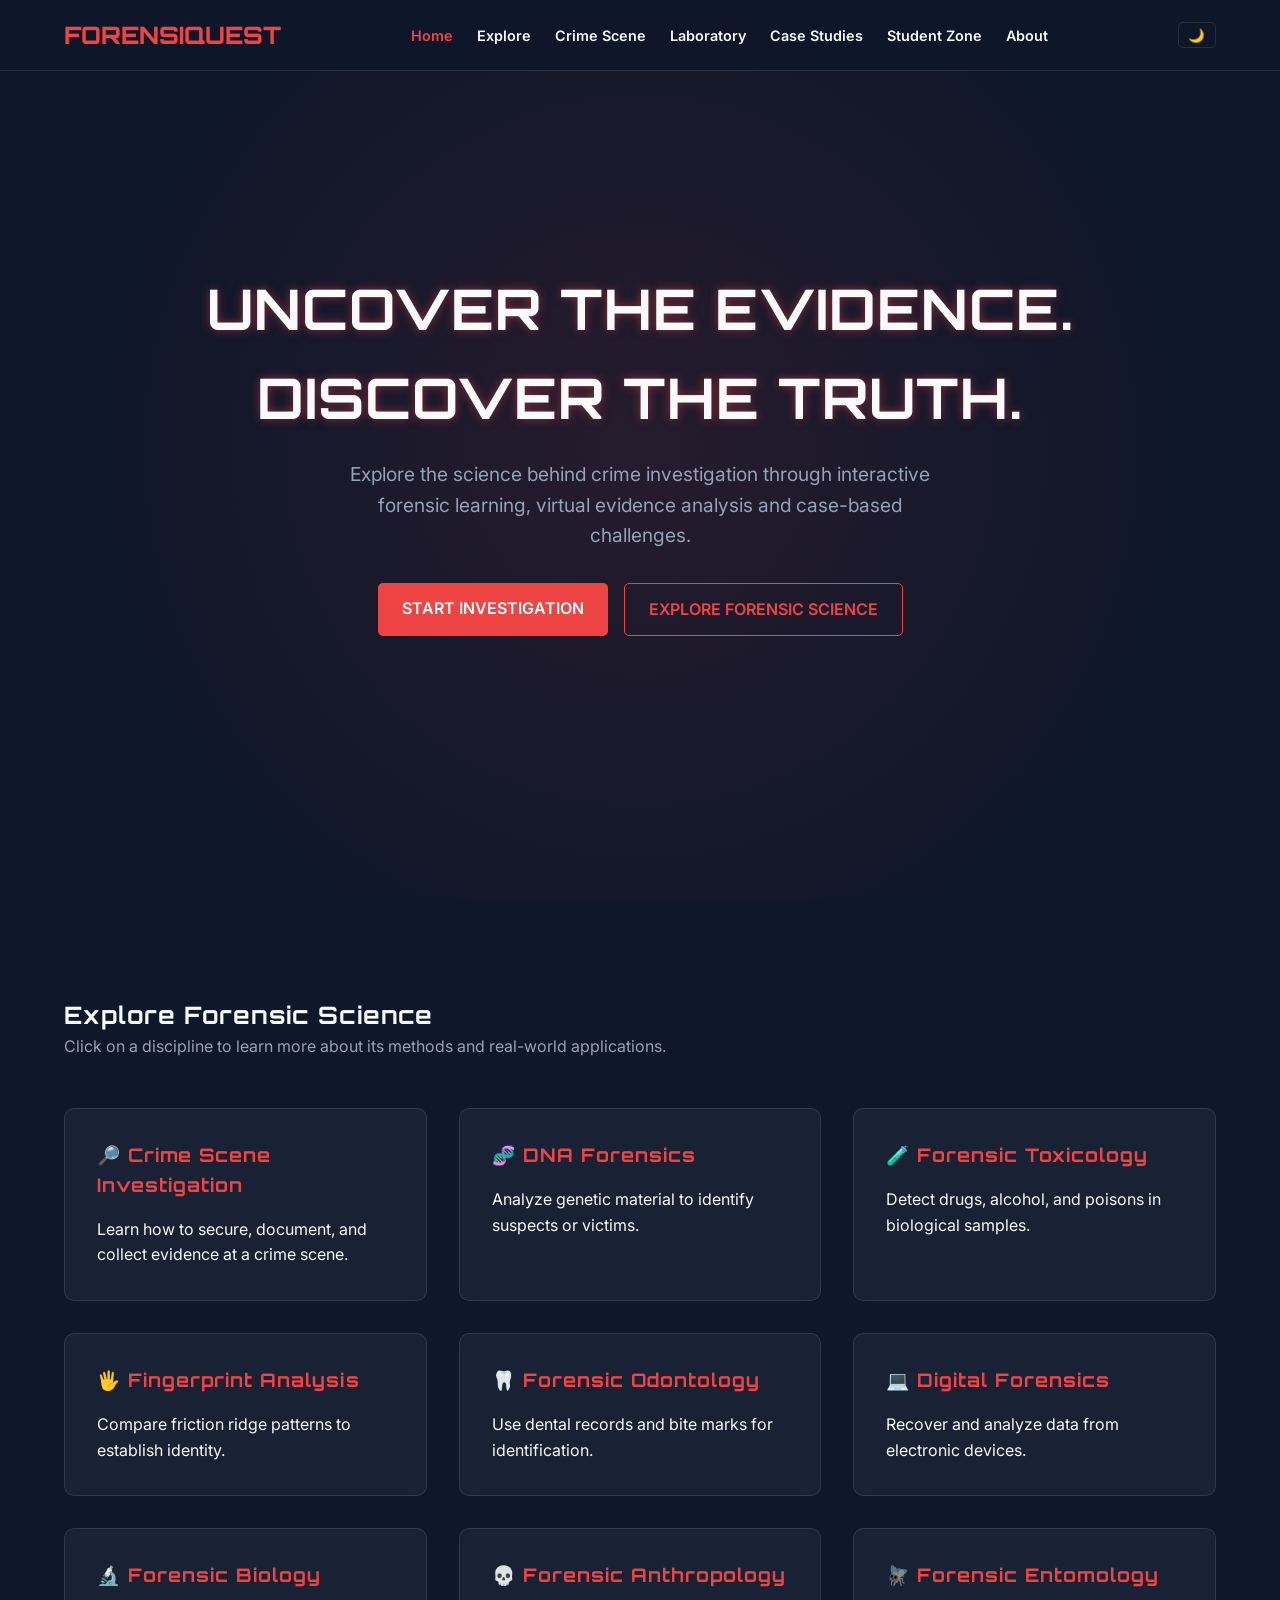
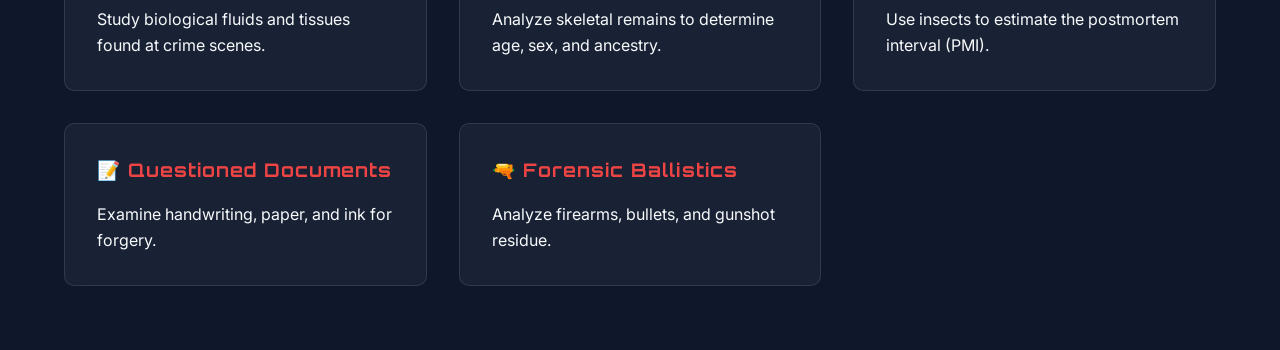
<file: index.html>
<!DOCTYPE html>
<html lang="en">
<head>
    <meta charset="UTF-8">
    <meta name="viewport" content="width=device-width, initial-scale=1.0">
    <title>ForensiQuest | Home</title>
    <link rel="stylesheet" href="css/style.css">
</head>
<body>
    <nav>
        <div class="logo">FORENSIQUEST</div>
        <div class="nav-links">
            <a href="index.html" style="color:var(--accent-red);">Home</a>
            <a href="index.html#explore">Explore</a>
            <a href="crime-scene.html">Crime Scene</a>
            <a href="laboratory.html">Laboratory</a>
            <a href="cases.html">Case Studies</a>
            <a href="student-zone.html">Student Zone</a>
            <a href="about.html">About</a>
        </div>
        <div style="display: flex; align-items: center;">
            <button class="theme-toggle">🌙</button>
            <button class="menu-btn">☰</button>
        </div>
    </nav>

    <header class="hero">
        <h1>Uncover the Evidence.<br>Discover the Truth.</h1>
        <p>Explore the science behind crime investigation through interactive forensic learning, virtual evidence analysis and case-based challenges.</p>
        <div class="btn-group">
            <a href="crime-scene.html" class="btn btn-primary">START INVESTIGATION</a>
            <a href="#explore" class="btn btn-secondary">EXPLORE FORENSIC SCIENCE</a>
        </div>
    </header>

    <section id="explore">
        <h2>Explore Forensic Science</h2>
        <p style="color: var(--text-muted); margin-bottom: 2rem;">Click on a discipline to learn more about its methods and real-world applications.</p>
        <div class="grid">
            <div class="card discipline-card">
                <h3>🔎 Crime Scene Investigation</h3>
                <p>Learn how to secure, document, and collect evidence at a crime scene.</p>
            </div>
            <div class="card discipline-card">
                <h3>🧬 DNA Forensics</h3>
                <p>Analyze genetic material to identify suspects or victims.</p>
            </div>
            <div class="card discipline-card">
                <h3>🧪 Forensic Toxicology</h3>
                <p>Detect drugs, alcohol, and poisons in biological samples.</p>
            </div>
            <div class="card discipline-card">
                <h3>🖐 Fingerprint Analysis</h3>
                <p>Compare friction ridge patterns to establish identity.</p>
            </div>
            <div class="card discipline-card">
                <h3>🦷 Forensic Odontology</h3>
                <p>Use dental records and bite marks for identification.</p>
            </div>
            <div class="card discipline-card">
                <h3>💻 Digital Forensics</h3>
                <p>Recover and analyze data from electronic devices.</p>
            </div>
            <div class="card discipline-card">
                <h3>🔬 Forensic Biology</h3>
                <p>Study biological fluids and tissues found at crime scenes.</p>
            </div>
            <div class="card discipline-card">
                <h3>💀 Forensic Anthropology</h3>
                <p>Analyze skeletal remains to determine age, sex, and ancestry.</p>
            </div>
            <div class="card discipline-card">
                <h3>🪰 Forensic Entomology</h3>
                <p>Use insects to estimate the postmortem interval (PMI).</p>
            </div>
            <div class="card discipline-card">
                <h3>📝 Questioned Documents</h3>
                <p>Examine handwriting, paper, and ink for forgery.</p>
            </div>
            <div class="card discipline-card">
                <h3>🔫 Forensic Ballistics</h3>
                <p>Analyze firearms, bullets, and gunshot residue.</p>
            </div>
        </div>
    </section>

    <!-- Modal for Discipline details -->
    <div class="modal-overlay" id="modal-overlay">
        <div class="modal-content">
            <span class="modal-close">&times;</span>
            <h2 id="modal-title">Discipline Title</h2>
            <hr style="margin: 1rem 0; border-color: var(--glass-border);">
            <p id="modal-text">Details will be loaded dynamically.</p>
        </div>
    </div>

    <button id="btt-btn" class="back-to-top">↑</button>

    <script src="js/script.js"></script>
</body>
</html>
</file>
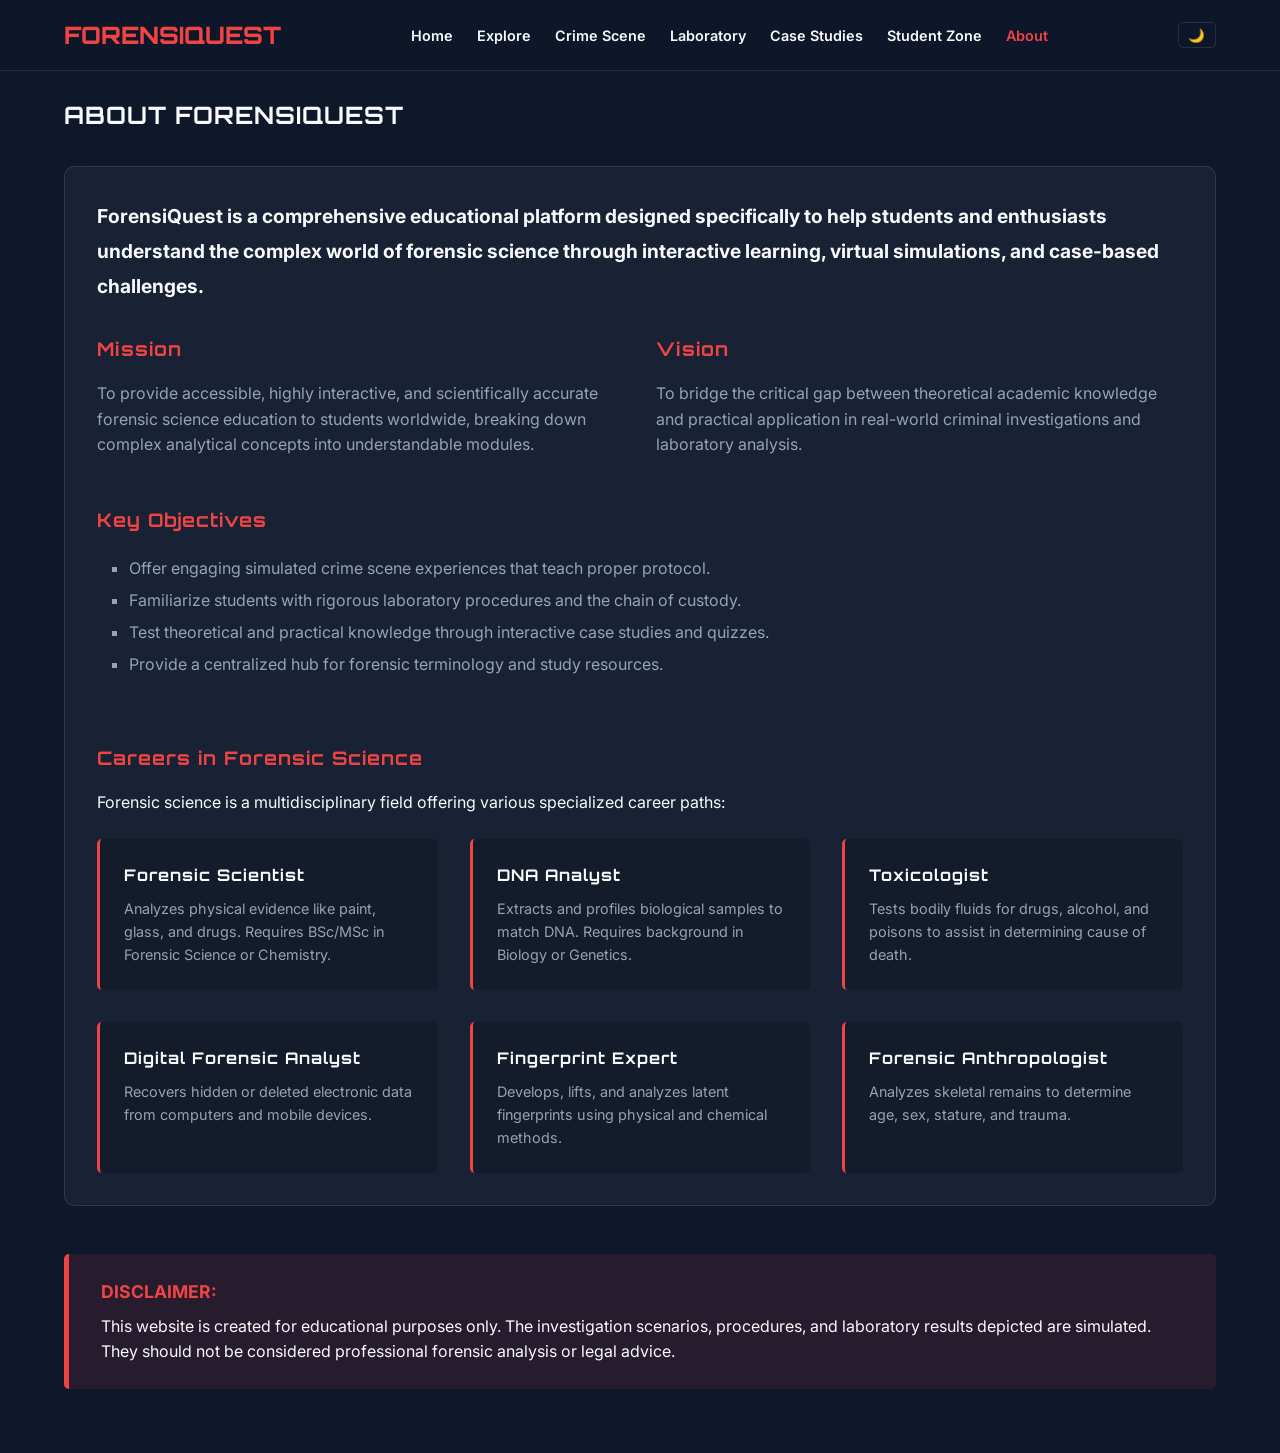
<file: about.html>
<!DOCTYPE html>
<html lang="en">
<head>
    <meta charset="UTF-8">
    <meta name="viewport" content="width=device-width, initial-scale=1.0">
    <title>ForensiQuest | About</title>
    <link rel="stylesheet" href="css/style.css">
</head>
<body>
    <nav>
        <div class="logo">FORENSIQUEST</div>
        <div class="nav-links">
            <a href="index.html">Home</a>
            <a href="index.html#explore">Explore</a>
            <a href="crime-scene.html">Crime Scene</a>
            <a href="laboratory.html">Laboratory</a>
            <a href="cases.html">Case Studies</a>
            <a href="student-zone.html">Student Zone</a>
            <a href="about.html" style="color:var(--accent-red);">About</a>
        </div>
        <div style="display: flex; align-items: center;">
            <button class="theme-toggle">🌙</button>
            <button class="menu-btn">☰</button>
        </div>
    </nav>

    <section>
        <h2>ABOUT FORENSIQUEST</h2>
        <div class="card" style="margin-top: 2rem;">
            <p style="font-size: 1.2rem; margin-bottom: 1.5rem; line-height: 1.8;">
                <strong>ForensiQuest is a comprehensive educational platform designed specifically to help students and enthusiasts understand the complex world of forensic science through interactive learning, virtual simulations, and case-based challenges.</strong>
            </p>
            
            <div style="display: grid; grid-template-columns: 1fr 1fr; gap: 2rem; margin-top: 2rem;">
                <div>
                    <h3 style="color: var(--accent-red); margin-bottom: 1rem;">Mission</h3>
                    <p style="color: var(--text-muted);">To provide accessible, highly interactive, and scientifically accurate forensic science education to students worldwide, breaking down complex analytical concepts into understandable modules.</p>
                </div>
                <div>
                    <h3 style="color: var(--accent-red); margin-bottom: 1rem;">Vision</h3>
                    <p style="color: var(--text-muted);">To bridge the critical gap between theoretical academic knowledge and practical application in real-world criminal investigations and laboratory analysis.</p>
                </div>
            </div>
            
            <h3 style="margin-top: 3rem; color: var(--accent-red); margin-bottom: 1rem;">Key Objectives</h3>
            <ul style="list-style-type: square; margin-left: 2rem; color: var(--text-muted); line-height: 2;">
                <li>Offer engaging simulated crime scene experiences that teach proper protocol.</li>
                <li>Familiarize students with rigorous laboratory procedures and the chain of custody.</li>
                <li>Test theoretical and practical knowledge through interactive case studies and quizzes.</li>
                <li>Provide a centralized hub for forensic terminology and study resources.</li>
            </ul>

            <h3 style="margin-top: 4rem; color: var(--accent-red); margin-bottom: 1rem;">Careers in Forensic Science</h3>
            <p style="margin-bottom: 1.5rem;">Forensic science is a multidisciplinary field offering various specialized career paths:</p>
            
            <div class="grid" style="margin-top: 1rem; grid-template-columns: repeat(auto-fit, minmax(250px, 1fr));">
                <div style="background: rgba(0,0,0,0.2); padding: 1.5rem; border-radius: 5px; border-left: 3px solid var(--accent-red);">
                    <h4 style="margin-bottom: 0.5rem;">Forensic Scientist</h4>
                    <p style="font-size: 0.9rem; color: var(--text-muted);">Analyzes physical evidence like paint, glass, and drugs. Requires BSc/MSc in Forensic Science or Chemistry.</p>
                </div>
                <div style="background: rgba(0,0,0,0.2); padding: 1.5rem; border-radius: 5px; border-left: 3px solid var(--accent-red);">
                    <h4 style="margin-bottom: 0.5rem;">DNA Analyst</h4>
                    <p style="font-size: 0.9rem; color: var(--text-muted);">Extracts and profiles biological samples to match DNA. Requires background in Biology or Genetics.</p>
                </div>
                <div style="background: rgba(0,0,0,0.2); padding: 1.5rem; border-radius: 5px; border-left: 3px solid var(--accent-red);">
                    <h4 style="margin-bottom: 0.5rem;">Toxicologist</h4>
                    <p style="font-size: 0.9rem; color: var(--text-muted);">Tests bodily fluids for drugs, alcohol, and poisons to assist in determining cause of death.</p>
                </div>
                <div style="background: rgba(0,0,0,0.2); padding: 1.5rem; border-radius: 5px; border-left: 3px solid var(--accent-red);">
                    <h4 style="margin-bottom: 0.5rem;">Digital Forensic Analyst</h4>
                    <p style="font-size: 0.9rem; color: var(--text-muted);">Recovers hidden or deleted electronic data from computers and mobile devices.</p>
                </div>
                <div style="background: rgba(0,0,0,0.2); padding: 1.5rem; border-radius: 5px; border-left: 3px solid var(--accent-red);">
                    <h4 style="margin-bottom: 0.5rem;">Fingerprint Expert</h4>
                    <p style="font-size: 0.9rem; color: var(--text-muted);">Develops, lifts, and analyzes latent fingerprints using physical and chemical methods.</p>
                </div>
                <div style="background: rgba(0,0,0,0.2); padding: 1.5rem; border-radius: 5px; border-left: 3px solid var(--accent-red);">
                    <h4 style="margin-bottom: 0.5rem;">Forensic Anthropologist</h4>
                    <p style="font-size: 0.9rem; color: var(--text-muted);">Analyzes skeletal remains to determine age, sex, stature, and trauma.</p>
                </div>
            </div>
        </div>

        <div style="margin-top: 3rem; padding: 1.5rem 2rem; border-left: 5px solid var(--accent-red); background: rgba(239, 68, 68, 0.1); border-radius: 5px;">
            <strong style="color: var(--accent-red); font-size: 1.1rem; display: block; margin-bottom: 0.5rem;">DISCLAIMER:</strong> 
            This website is created for educational purposes only. The investigation scenarios, procedures, and laboratory results depicted are simulated. They should not be considered professional forensic analysis or legal advice.
        </div>
    </section>

    <button id="btt-btn" class="back-to-top">↑</button>
    <script src="js/script.js"></script>
</body>
</html>
</file>
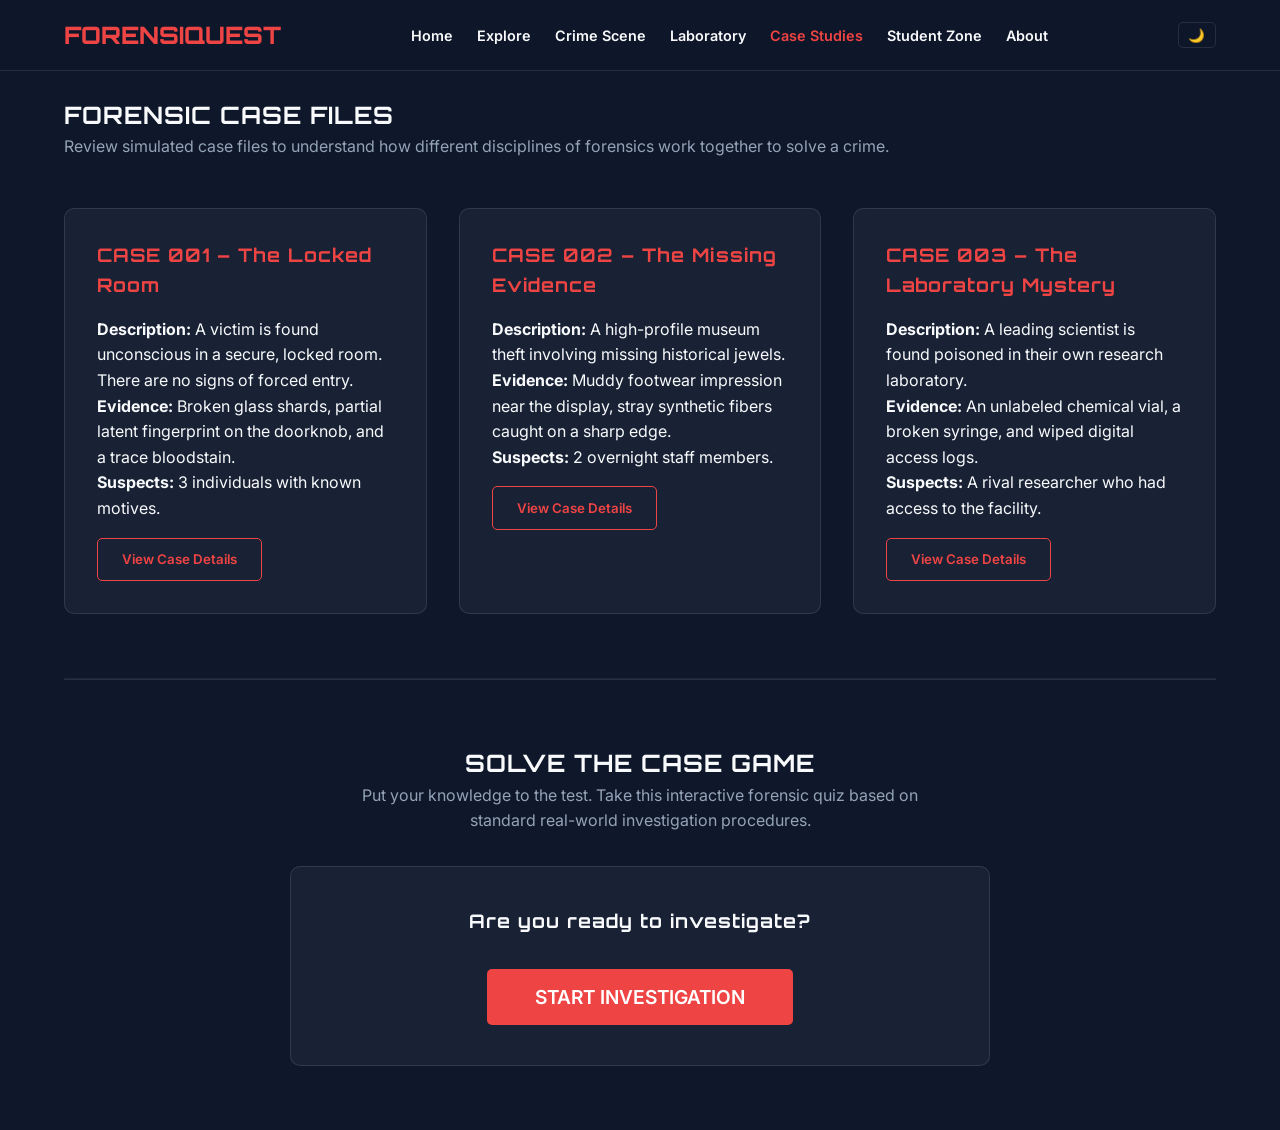
<file: cases.html>
<!DOCTYPE html>
<html lang="en">
<head>
    <meta charset="UTF-8">
    <meta name="viewport" content="width=device-width, initial-scale=1.0">
    <title>ForensiQuest | Case Studies</title>
    <link rel="stylesheet" href="css/style.css">
</head>
<body>
    <nav>
        <div class="logo">FORENSIQUEST</div>
        <div class="nav-links">
            <a href="index.html">Home</a>
            <a href="index.html#explore">Explore</a>
            <a href="crime-scene.html">Crime Scene</a>
            <a href="laboratory.html">Laboratory</a>
            <a href="cases.html" style="color:var(--accent-red);">Case Studies</a>
            <a href="student-zone.html">Student Zone</a>
            <a href="about.html">About</a>
        </div>
        <div style="display: flex; align-items: center;">
            <button class="theme-toggle">🌙</button>
            <button class="menu-btn">☰</button>
        </div>
    </nav>

    <section>
        <h2>FORENSIC CASE FILES</h2>
        <p style="color: var(--text-muted); margin-bottom: 2rem;">Review simulated case files to understand how different disciplines of forensics work together to solve a crime.</p>
        
        <div class="grid" style="margin-bottom: 3rem;">
            <div class="card">
                <h3>CASE 001 – The Locked Room</h3>
                <p><strong>Description:</strong> A victim is found unconscious in a secure, locked room. There are no signs of forced entry.</p>
                <p><strong>Evidence:</strong> Broken glass shards, partial latent fingerprint on the doorknob, and a trace bloodstain.</p>
                <p><strong>Suspects:</strong> 3 individuals with known motives.</p>
                <button class="btn btn-secondary mt-2">View Case Details</button>
            </div>
            <div class="card">
                <h3>CASE 002 – The Missing Evidence</h3>
                <p><strong>Description:</strong> A high-profile museum theft involving missing historical jewels.</p>
                <p><strong>Evidence:</strong> Muddy footwear impression near the display, stray synthetic fibers caught on a sharp edge.</p>
                <p><strong>Suspects:</strong> 2 overnight staff members.</p>
                <button class="btn btn-secondary mt-2">View Case Details</button>
            </div>
            <div class="card">
                <h3>CASE 003 – The Laboratory Mystery</h3>
                <p><strong>Description:</strong> A leading scientist is found poisoned in their own research laboratory.</p>
                <p><strong>Evidence:</strong> An unlabeled chemical vial, a broken syringe, and wiped digital access logs.</p>
                <p><strong>Suspects:</strong> A rival researcher who had access to the facility.</p>
                <button class="btn btn-secondary mt-2">View Case Details</button>
            </div>
        </div>

        <hr style="border-color: var(--glass-border); margin: 4rem 0;">

        <h2 style="text-align: center;">SOLVE THE CASE GAME</h2>
        <p style="text-align:center; margin-bottom: 2rem; color: var(--text-muted); max-width: 600px; margin-left: auto; margin-right: auto;">Put your knowledge to the test. Take this interactive forensic quiz based on standard real-world investigation procedures.</p>
        
        <div class="quiz-container" id="quiz-container">
            <h3 style="text-align: center; margin-bottom: 1rem;">Are you ready to investigate?</h3>
            <div style="text-align: center;">
                <button class="btn btn-primary mt-2" id="start-quiz-btn" style="font-size: 1.2rem; padding: 1rem 3rem;">START INVESTIGATION</button>
            </div>
        </div>
    </section>

    <button id="btt-btn" class="back-to-top">↑</button>
    <script src="js/script.js"></script>
</body>
</html>
</file>
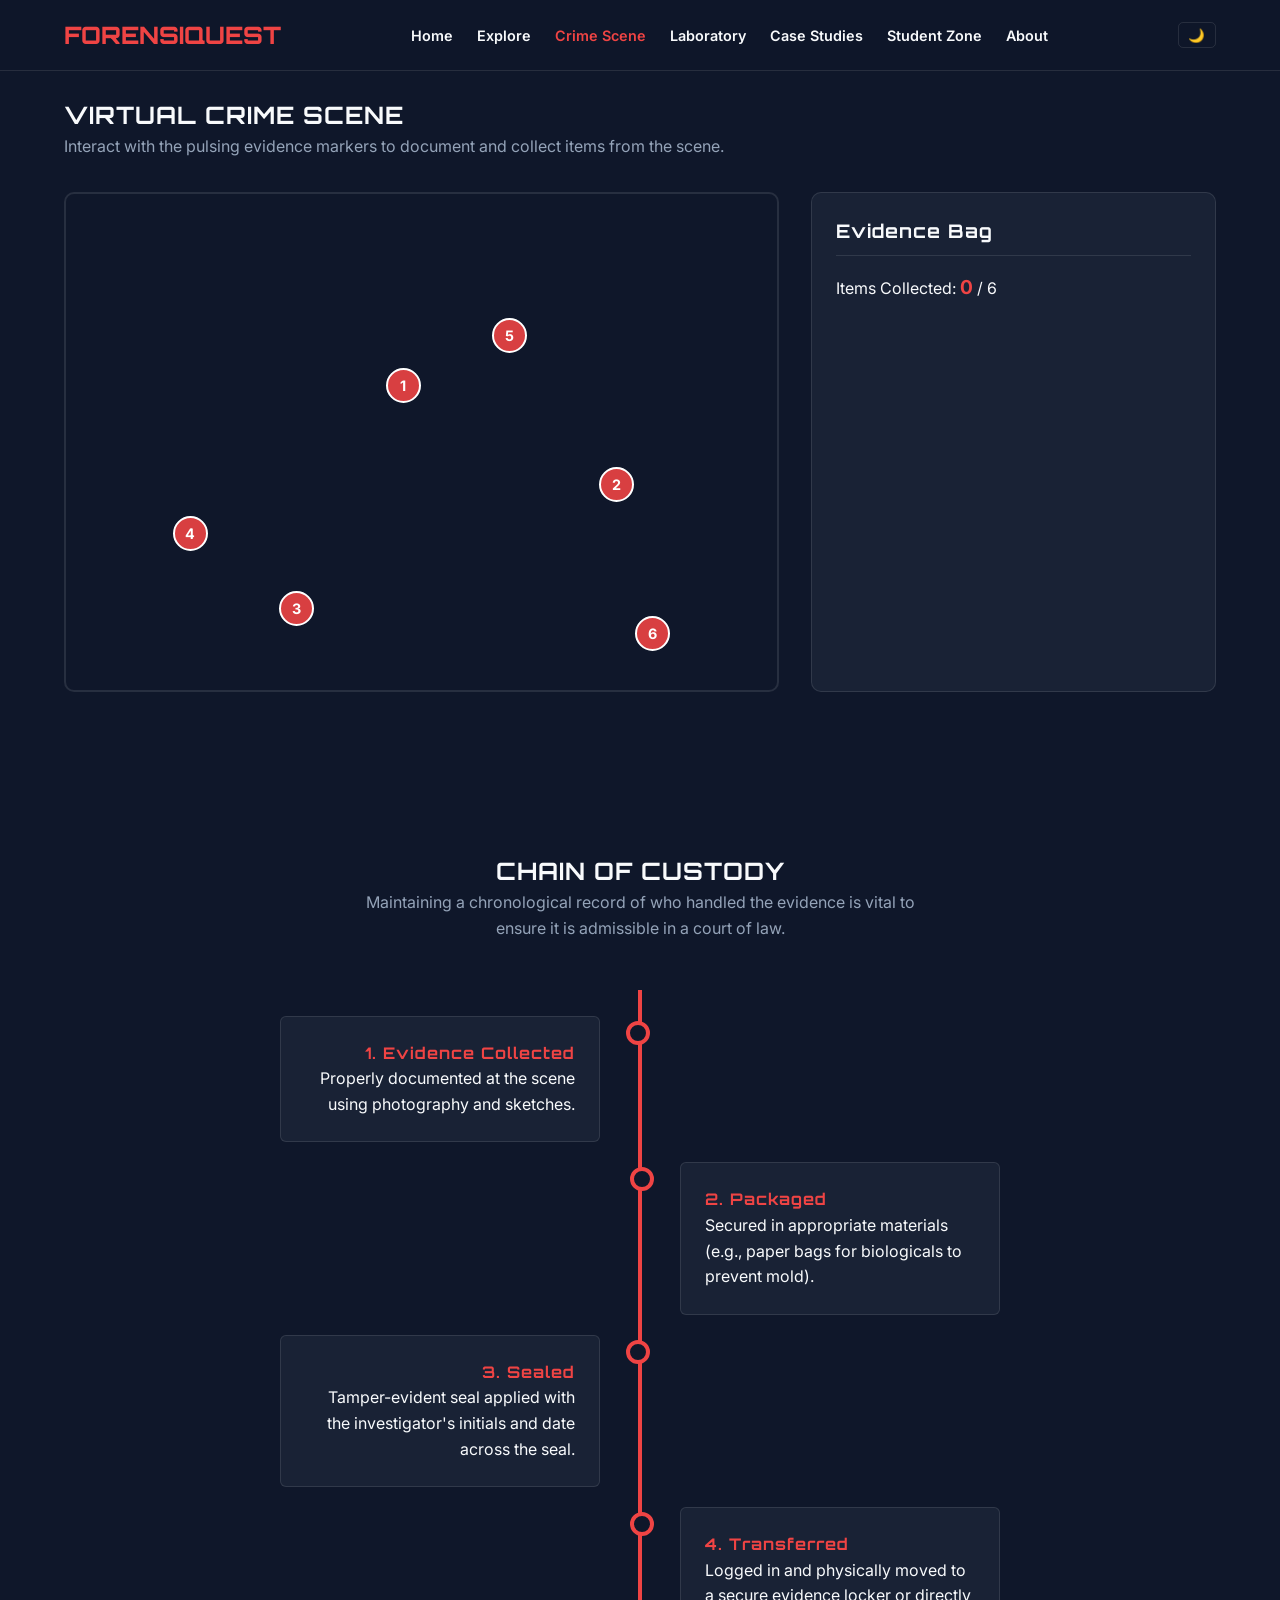
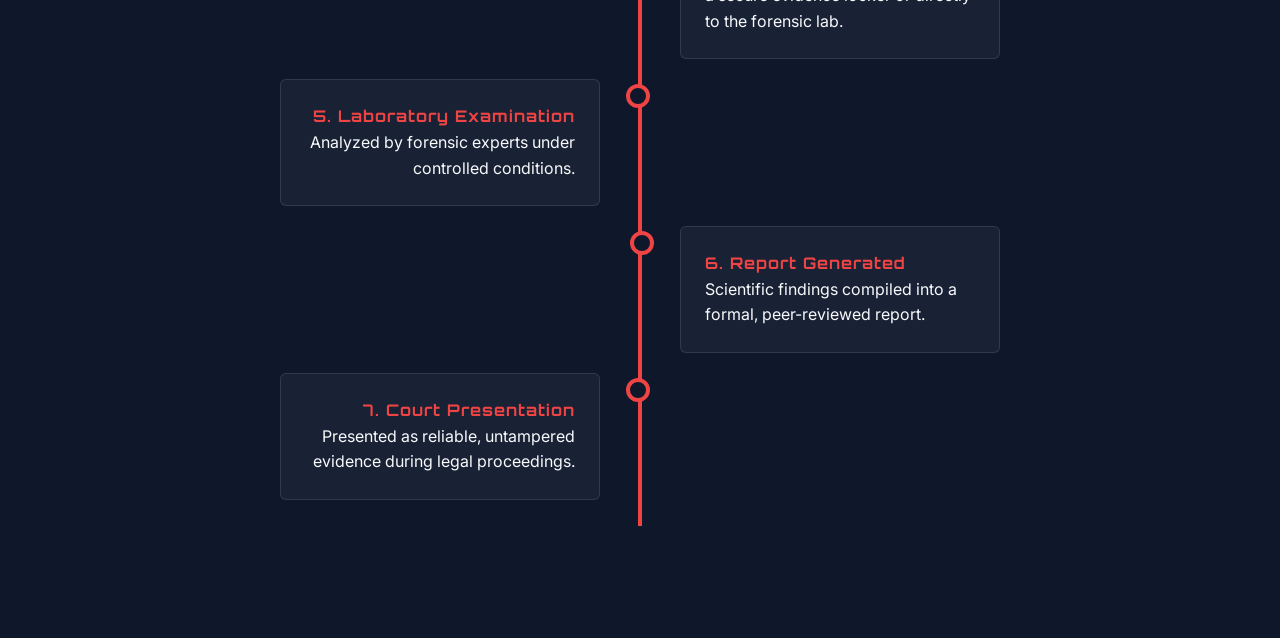
<file: crime-scene.html>
<!DOCTYPE html>
<html lang="en">
<head>
    <meta charset="UTF-8">
    <meta name="viewport" content="width=device-width, initial-scale=1.0">
    <title>ForensiQuest | Virtual Crime Scene</title>
    <link rel="stylesheet" href="css/style.css">
</head>
<body>
    <nav>
        <div class="logo">FORENSIQUEST</div>
        <div class="nav-links">
            <a href="index.html">Home</a>
            <a href="index.html#explore">Explore</a>
            <a href="crime-scene.html" style="color:var(--accent-red);">Crime Scene</a>
            <a href="laboratory.html">Laboratory</a>
            <a href="cases.html">Case Studies</a>
            <a href="student-zone.html">Student Zone</a>
            <a href="about.html">About</a>
        </div>
        <div style="display: flex; align-items: center;">
            <button class="theme-toggle">🌙</button>
            <button class="menu-btn">☰</button>
        </div>
    </nav>

    <section>
        <h2>VIRTUAL CRIME SCENE</h2>
        <p style="color: var(--text-muted);">Interact with the pulsing evidence markers to document and collect items from the scene.</p>
        
        <div class="scene-container">
            <div class="scene-image-wrapper">
                <!-- Using a dark thematic placeholder image from Unsplash for crime scene -->
                <!-- Markers placed absolutely -->
                <div class="evidence-marker" data-type="Bloodstain" style="top: 35%; left: 45%;">1</div>
                <div class="evidence-marker" data-type="Fingerprint" style="top: 55%; left: 75%;">2</div>
                <div class="evidence-marker" data-type="Weapon (Knife)" style="top: 80%; left: 30%;">3</div>
                <div class="evidence-marker" data-type="Mobile Phone" style="top: 65%; left: 15%;">4</div>
                <div class="evidence-marker" data-type="Hair Fiber" style="top: 25%; left: 60%;">5</div>
                <div class="evidence-marker" data-type="Footwear Impression" style="top: 85%; left: 80%;">6</div>
            </div>
            
            <div class="evidence-panel">
                <h3 style="margin-bottom: 1rem; border-bottom: 1px solid var(--glass-border); padding-bottom: 0.5rem;">Evidence Bag</h3>
                <p>Items Collected: <strong id="evidence-counter" style="color: var(--accent-red); font-size: 1.2rem;">0</strong> / 6</p>
                <ul class="evidence-list" id="collected-evidence-list">
                    <!-- Collected Evidence items will appear here -->
                </ul>
            </div>
        </div>
    </section>

    <section id="chain-of-custody" style="padding-top: 2rem;">
        <h2 style="text-align: center;">CHAIN OF CUSTODY</h2>
        <p style="text-align:center; color: var(--text-muted); max-width: 600px; margin: 0 auto;">Maintaining a chronological record of who handled the evidence is vital to ensure it is admissible in a court of law.</p>
        
        <div class="timeline">
            <div class="timeline-item">
                <div class="timeline-content">
                    <h4 style="color: var(--accent-red);">1. Evidence Collected</h4>
                    <p>Properly documented at the scene using photography and sketches.</p>
                </div>
            </div>
            <div class="timeline-item">
                <div class="timeline-content">
                    <h4 style="color: var(--accent-red);">2. Packaged</h4>
                    <p>Secured in appropriate materials (e.g., paper bags for biologicals to prevent mold).</p>
                </div>
            </div>
            <div class="timeline-item">
                <div class="timeline-content">
                    <h4 style="color: var(--accent-red);">3. Sealed</h4>
                    <p>Tamper-evident seal applied with the investigator's initials and date across the seal.</p>
                </div>
            </div>
            <div class="timeline-item">
                <div class="timeline-content">
                    <h4 style="color: var(--accent-red);">4. Transferred</h4>
                    <p>Logged in and physically moved to a secure evidence locker or directly to the forensic lab.</p>
                </div>
            </div>
            <div class="timeline-item">
                <div class="timeline-content">
                    <h4 style="color: var(--accent-red);">5. Laboratory Examination</h4>
                    <p>Analyzed by forensic experts under controlled conditions.</p>
                </div>
            </div>
            <div class="timeline-item">
                <div class="timeline-content">
                    <h4 style="color: var(--accent-red);">6. Report Generated</h4>
                    <p>Scientific findings compiled into a formal, peer-reviewed report.</p>
                </div>
            </div>
            <div class="timeline-item">
                <div class="timeline-content">
                    <h4 style="color: var(--accent-red);">7. Court Presentation</h4>
                    <p>Presented as reliable, untampered evidence during legal proceedings.</p>
                </div>
            </div>
        </div>
    </section>

    <button id="btt-btn" class="back-to-top">↑</button>
    <script src="js/script.js"></script>
</body>
</html>
</file>
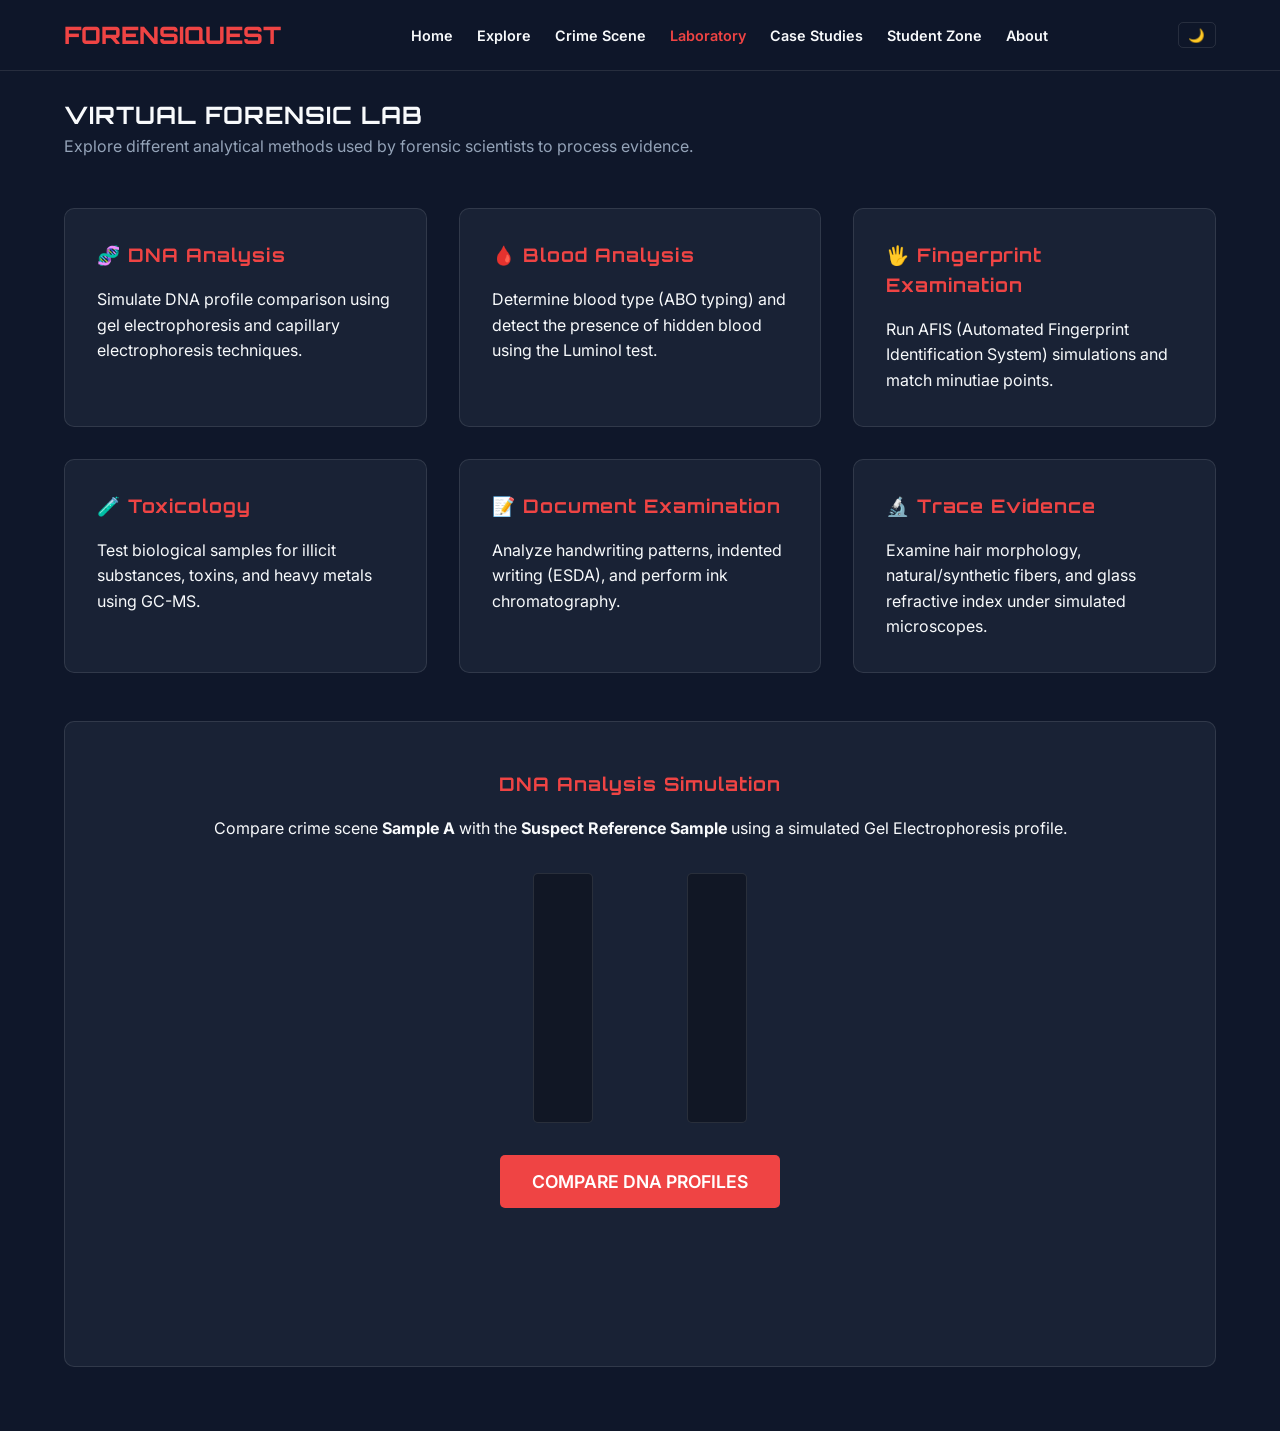
<file: laboratory.html>
<!DOCTYPE html>
<html lang="en">
<head>
    <meta charset="UTF-8">
    <meta name="viewport" content="width=device-width, initial-scale=1.0">
    <title>ForensiQuest | Virtual Laboratory</title>
    <link rel="stylesheet" href="css/style.css">
</head>
<body>
    <nav>
        <div class="logo">FORENSIQUEST</div>
        <div class="nav-links">
            <a href="index.html">Home</a>
            <a href="index.html#explore">Explore</a>
            <a href="crime-scene.html">Crime Scene</a>
            <a href="laboratory.html" style="color:var(--accent-red);">Laboratory</a>
            <a href="cases.html">Case Studies</a>
            <a href="student-zone.html">Student Zone</a>
            <a href="about.html">About</a>
        </div>
        <div style="display: flex; align-items: center;">
            <button class="theme-toggle">🌙</button>
            <button class="menu-btn">☰</button>
        </div>
    </nav>

    <section>
        <h2>VIRTUAL FORENSIC LAB</h2>
        <p style="color: var(--text-muted);">Explore different analytical methods used by forensic scientists to process evidence.</p>
        
        <div class="grid">
            <div class="card">
                <h3>🧬 DNA Analysis</h3>
                <p>Simulate DNA profile comparison using gel electrophoresis and capillary electrophoresis techniques.</p>
            </div>
            <div class="card">
                <h3>🩸 Blood Analysis</h3>
                <p>Determine blood type (ABO typing) and detect the presence of hidden blood using the Luminol test.</p>
            </div>
            <div class="card">
                <h3>🖐 Fingerprint Examination</h3>
                <p>Run AFIS (Automated Fingerprint Identification System) simulations and match minutiae points.</p>
            </div>
            <div class="card">
                <h3>🧪 Toxicology</h3>
                <p>Test biological samples for illicit substances, toxins, and heavy metals using GC-MS.</p>
            </div>
            <div class="card">
                <h3>📝 Document Examination</h3>
                <p>Analyze handwriting patterns, indented writing (ESDA), and perform ink chromatography.</p>
            </div>
            <div class="card">
                <h3>🔬 Trace Evidence</h3>
                <p>Examine hair morphology, natural/synthetic fibers, and glass refractive index under simulated microscopes.</p>
            </div>
        </div>

        <div class="lab-simulation" id="dna-sim">
            <h3 style="color: var(--accent-red); margin-bottom: 1rem;">DNA Analysis Simulation</h3>
            <p>Compare crime scene <strong>Sample A</strong> with the <strong>Suspect Reference Sample</strong> using a simulated Gel Electrophoresis profile.</p>
            
            <div class="dna-bands">
                <!-- Sample A -->
                <div class="dna-lane">
                    <div class="band" style="top: 15%;"></div>
                    <div class="band" style="top: 35%;"></div>
                    <div class="band" style="top: 50%;"></div>
                    <div class="band" style="top: 80%;"></div>
                </div>
                <!-- Reference Sample -->
                <div class="dna-lane">
                    <div class="band" style="top: 15%;"></div>
                    <div class="band" style="top: 35%;"></div>
                    <div class="band" style="top: 50%;"></div>
                    <div class="band" style="top: 80%;"></div>
                </div>
            </div>
            
            <button class="btn btn-primary" id="compare-dna-btn" style="font-size: 1.1rem; padding: 1rem 2rem;">COMPARE DNA PROFILES</button>
            <div class="dna-result" id="dna-result">
                DNA PROFILE MATCH: 99.9%
                <p style="font-size: 0.85rem; color: var(--text-muted); font-weight: normal; margin-top: 10px; font-family: 'Inter', sans-serif;">* SIMULATED EDUCATIONAL RESULTS *</p>
            </div>
        </div>
    </section>

    <button id="btt-btn" class="back-to-top">↑</button>
    <script src="js/script.js"></script>
</body>
</html>
</file>
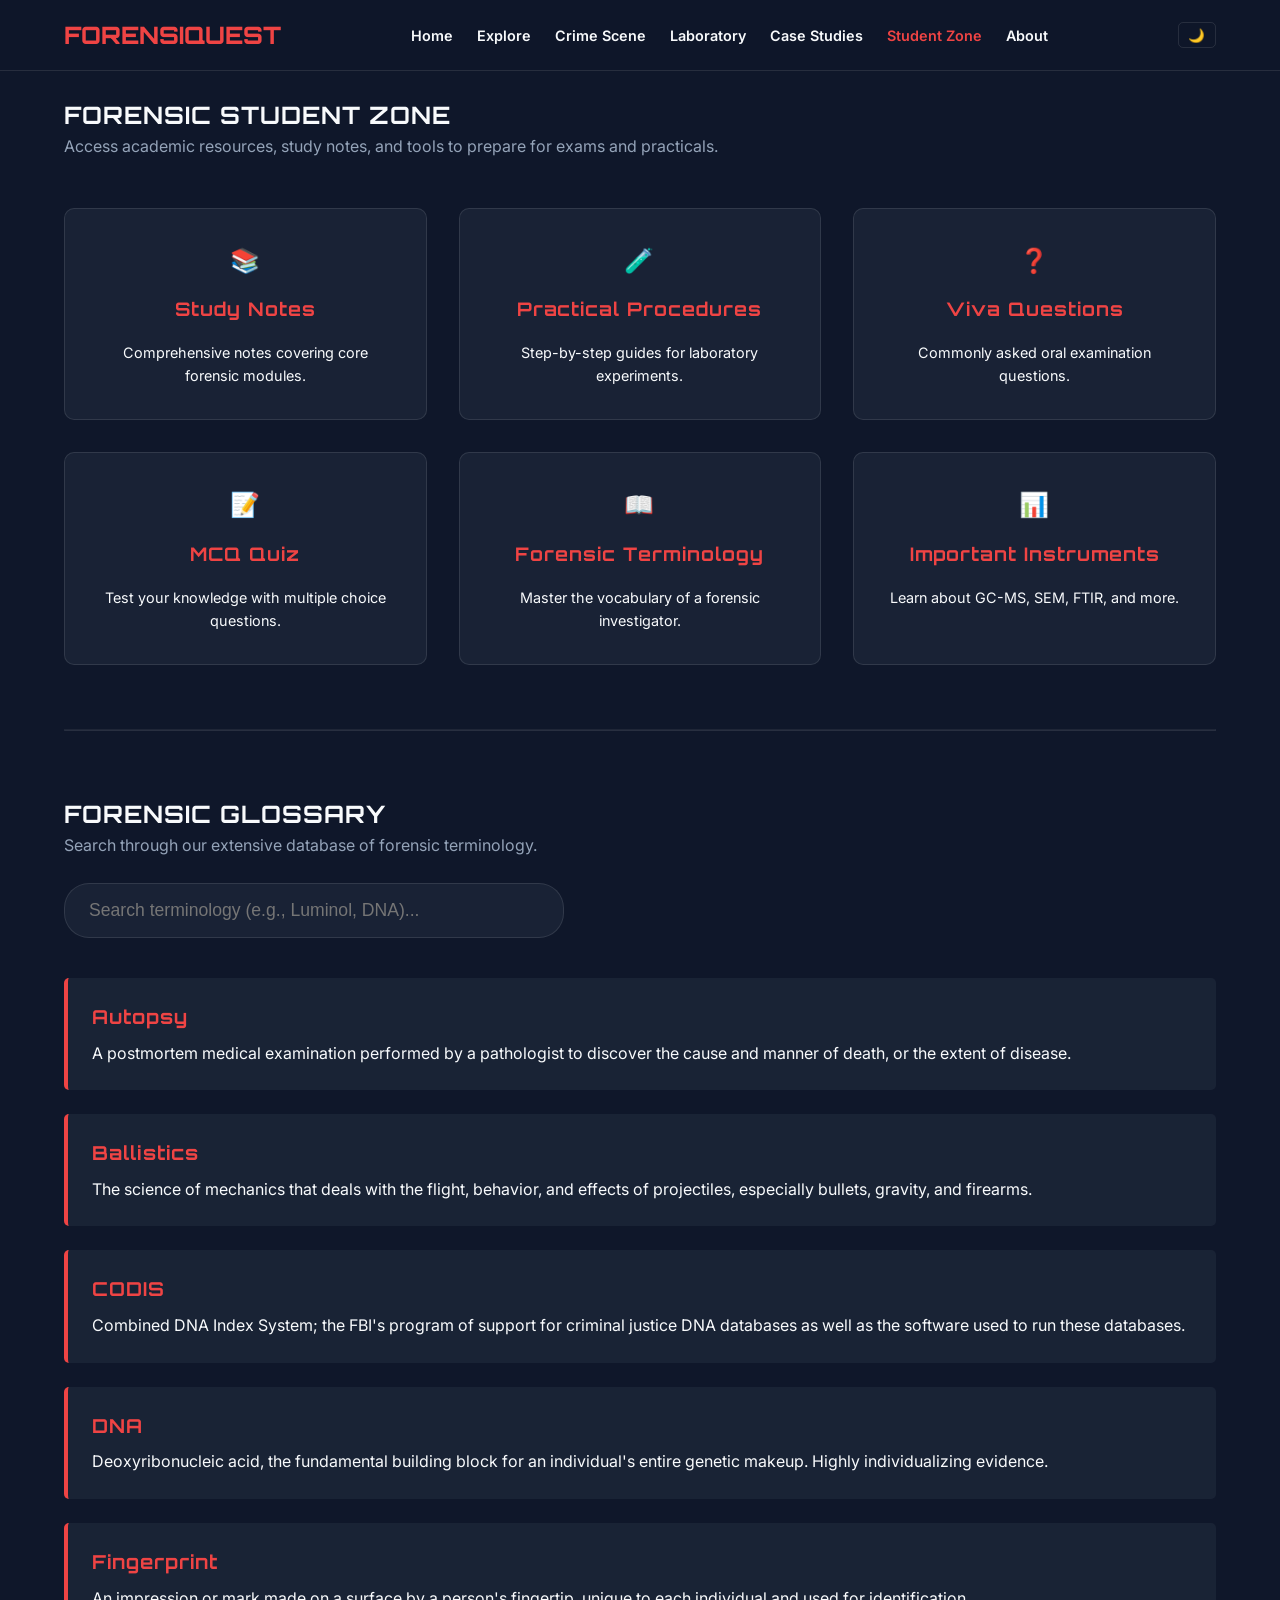
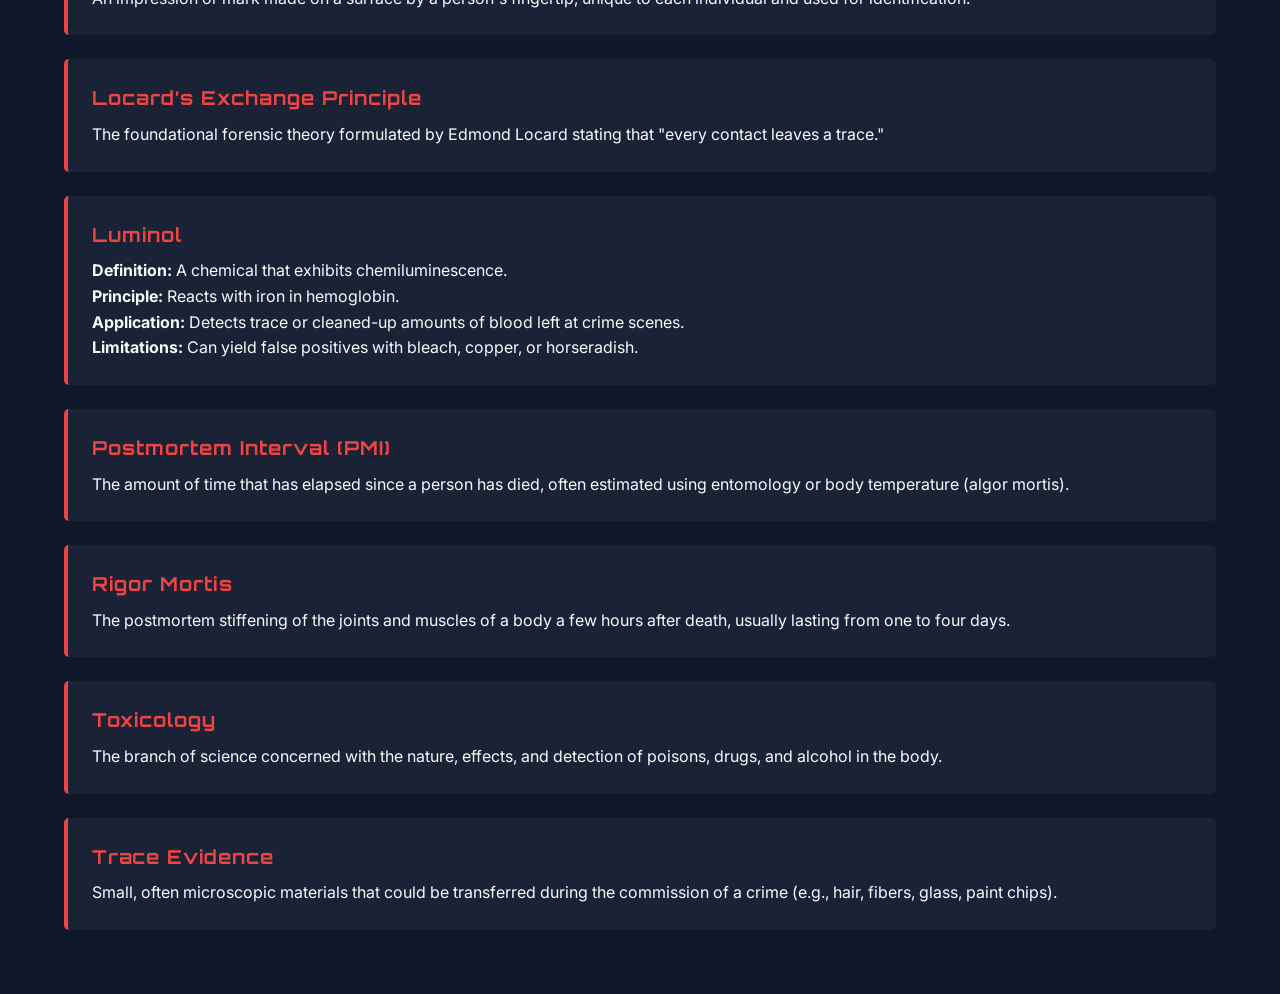
<file: student-zone.html>
<!DOCTYPE html>
<html lang="en">
<head>
    <meta charset="UTF-8">
    <meta name="viewport" content="width=device-width, initial-scale=1.0">
    <title>ForensiQuest | Student Zone</title>
    <link rel="stylesheet" href="css/style.css">
</head>
<body>
    <nav>
        <div class="logo">FORENSIQUEST</div>
        <div class="nav-links">
            <a href="index.html">Home</a>
            <a href="index.html#explore">Explore</a>
            <a href="crime-scene.html">Crime Scene</a>
            <a href="laboratory.html">Laboratory</a>
            <a href="cases.html">Case Studies</a>
            <a href="student-zone.html" style="color:var(--accent-red);">Student Zone</a>
            <a href="about.html">About</a>
        </div>
        <div style="display: flex; align-items: center;">
            <button class="theme-toggle">🌙</button>
            <button class="menu-btn">☰</button>
        </div>
    </nav>

    <section>
        <h2>FORENSIC STUDENT ZONE</h2>
        <p style="color: var(--text-muted); margin-bottom: 2rem;">Access academic resources, study notes, and tools to prepare for exams and practicals.</p>
        
        <div class="grid" style="margin-bottom: 3rem;">
            <div class="card" style="text-align: center;">
                <h3 style="font-size: 1.5rem;">📚</h3>
                <h3>Study Notes</h3>
                <p style="font-size: 0.9rem;">Comprehensive notes covering core forensic modules.</p>
            </div>
            <div class="card" style="text-align: center;">
                <h3 style="font-size: 1.5rem;">🧪</h3>
                <h3>Practical Procedures</h3>
                <p style="font-size: 0.9rem;">Step-by-step guides for laboratory experiments.</p>
            </div>
            <div class="card" style="text-align: center;">
                <h3 style="font-size: 1.5rem;">❓</h3>
                <h3>Viva Questions</h3>
                <p style="font-size: 0.9rem;">Commonly asked oral examination questions.</p>
            </div>
            <div class="card" style="text-align: center;">
                <h3 style="font-size: 1.5rem;">📝</h3>
                <h3>MCQ Quiz</h3>
                <p style="font-size: 0.9rem;">Test your knowledge with multiple choice questions.</p>
            </div>
            <div class="card" style="text-align: center;">
                <h3 style="font-size: 1.5rem;">📖</h3>
                <h3>Forensic Terminology</h3>
                <p style="font-size: 0.9rem;">Master the vocabulary of a forensic investigator.</p>
            </div>
            <div class="card" style="text-align: center;">
                <h3 style="font-size: 1.5rem;">📊</h3>
                <h3>Important Instruments</h3>
                <p style="font-size: 0.9rem;">Learn about GC-MS, SEM, FTIR, and more.</p>
            </div>
        </div>

        <hr style="border-color: var(--glass-border); margin: 4rem 0;">

        <h2>FORENSIC GLOSSARY</h2>
        <p style="color: var(--text-muted); margin-bottom: 1.5rem;">Search through our extensive database of forensic terminology.</p>
        
        <input type="text" id="glossary-search" class="search-bar" placeholder="Search terminology (e.g., Luminol, DNA)...">
        
        <div class="glossary-list">
            <div class="glossary-item">
                <h4>Autopsy</h4>
                <p>A postmortem medical examination performed by a pathologist to discover the cause and manner of death, or the extent of disease.</p>
            </div>
            <div class="glossary-item">
                <h4>Ballistics</h4>
                <p>The science of mechanics that deals with the flight, behavior, and effects of projectiles, especially bullets, gravity, and firearms.</p>
            </div>
            <div class="glossary-item">
                <h4>CODIS</h4>
                <p>Combined DNA Index System; the FBI's program of support for criminal justice DNA databases as well as the software used to run these databases.</p>
            </div>
            <div class="glossary-item">
                <h4>DNA</h4>
                <p>Deoxyribonucleic acid, the fundamental building block for an individual's entire genetic makeup. Highly individualizing evidence.</p>
            </div>
            <div class="glossary-item">
                <h4>Fingerprint</h4>
                <p>An impression or mark made on a surface by a person's fingertip, unique to each individual and used for identification.</p>
            </div>
            <div class="glossary-item">
                <h4>Locard’s Exchange Principle</h4>
                <p>The foundational forensic theory formulated by Edmond Locard stating that "every contact leaves a trace."</p>
            </div>
            <div class="glossary-item">
                <h4>Luminol</h4>
                <p><strong>Definition:</strong> A chemical that exhibits chemiluminescence.<br><strong>Principle:</strong> Reacts with iron in hemoglobin.<br><strong>Application:</strong> Detects trace or cleaned-up amounts of blood left at crime scenes.<br><strong>Limitations:</strong> Can yield false positives with bleach, copper, or horseradish.</p>
            </div>
            <div class="glossary-item">
                <h4>Postmortem Interval (PMI)</h4>
                <p>The amount of time that has elapsed since a person has died, often estimated using entomology or body temperature (algor mortis).</p>
            </div>
            <div class="glossary-item">
                <h4>Rigor Mortis</h4>
                <p>The postmortem stiffening of the joints and muscles of a body a few hours after death, usually lasting from one to four days.</p>
            </div>
            <div class="glossary-item">
                <h4>Toxicology</h4>
                <p>The branch of science concerned with the nature, effects, and detection of poisons, drugs, and alcohol in the body.</p>
            </div>
            <div class="glossary-item">
                <h4>Trace Evidence</h4>
                <p>Small, often microscopic materials that could be transferred during the commission of a crime (e.g., hair, fibers, glass, paint chips).</p>
            </div>
        </div>
    </section>

    <button id="btt-btn" class="back-to-top">↑</button>
    <script src="js/script.js"></script>
</body>
</html>
</file>
<file: css/style.css>
@import url('https://fonts.googleapis.com/css2?family=Inter:wght@300;400;600;800&family=Orbitron:wght@500;700&display=swap');

:root {
    --bg-dark: #0f172a;
    --bg-card: rgba(30, 41, 59, 0.7);
    --text-main: #f8fafc;
    --text-muted: #94a3b8;
    --accent-red: #ef4444;
    --accent-red-hover: #dc2626;
    --glass-border: rgba(255, 255, 255, 0.1);
    --nav-bg: rgba(15, 23, 42, 0.9);
}

[data-theme="light"] {
    --bg-dark: #f8fafc;
    --bg-card: rgba(255, 255, 255, 0.8);
    --text-main: #0f172a;
    --text-muted: #475569;
    --accent-red: #dc2626;
    --accent-red-hover: #b91c1c;
    --glass-border: rgba(0, 0, 0, 0.1);
    --nav-bg: rgba(248, 250, 252, 0.9);
}

* { box-sizing: border-box; margin: 0; padding: 0; }
body { font-family: 'Inter', sans-serif; background: var(--bg-dark); color: var(--text-main); transition: background 0.3s, color 0.3s; line-height: 1.6; }
h1, h2, h3, h4 { font-family: 'Orbitron', sans-serif; letter-spacing: 1px; }
a { text-decoration: none; color: inherit; }
ul { list-style: none; }

/* Navbar */
nav { position: fixed; top: 0; width: 100%; display: flex; justify-content: space-between; align-items: center; padding: 1rem 5%; background: var(--nav-bg); backdrop-filter: blur(10px); z-index: 1000; border-bottom: 1px solid var(--glass-border); }
.logo { font-size: 1.5rem; font-weight: 800; color: var(--accent-red); font-family: 'Orbitron', sans-serif; }
.nav-links { display: flex; gap: 1.5rem; }
.nav-links a { font-weight: 600; font-size: 0.9rem; transition: color 0.3s; }
.nav-links a:hover { color: var(--accent-red); }
.menu-btn { display: none; font-size: 1.5rem; cursor: pointer; background: none; border: none; color: var(--text-main); }
.theme-toggle { cursor: pointer; background: none; border: 1px solid var(--glass-border); color: var(--text-main); padding: 0.3rem 0.6rem; border-radius: 5px; transition: 0.3s; }
.theme-toggle:hover { background: rgba(255,255,255,0.1); }
.mt-2 { margin-top: 1rem; }

/* Sections & Layout */
section { padding: 6rem 5% 4rem; min-height: calc(100vh - 80px); }
.hero { text-align: center; display: flex; flex-direction: column; justify-content: center; align-items: center; min-height: 100vh; background: radial-gradient(circle at center, rgba(239, 68, 68, 0.1) 0%, transparent 70%); }
.hero h1 { font-size: 3.5rem; margin-bottom: 1rem; text-transform: uppercase; text-shadow: 0 0 10px rgba(239, 68, 68, 0.5); }
.hero p { font-size: 1.2rem; color: var(--text-muted); max-width: 600px; margin-bottom: 2rem; }
.btn-group { display: flex; gap: 1rem; }

/* Buttons */
.btn { padding: 0.8rem 1.5rem; border: none; border-radius: 5px; font-weight: 600; cursor: pointer; transition: 0.3s; font-family: 'Inter', sans-serif; display: inline-block; }
.btn-primary { background: var(--accent-red); color: #fff; }
.btn-primary:hover { background: var(--accent-red-hover); box-shadow: 0 0 15px rgba(239, 68, 68, 0.5); }
.btn-secondary { background: transparent; border: 1px solid var(--accent-red); color: var(--accent-red); }
.btn-secondary:hover { background: rgba(239, 68, 68, 0.1); }

/* Glassmorphism Cards */
.grid { display: grid; grid-template-columns: repeat(auto-fit, minmax(280px, 1fr)); gap: 2rem; margin-top: 3rem; }
.card { background: var(--bg-card); backdrop-filter: blur(10px); border: 1px solid var(--glass-border); padding: 2rem; border-radius: 10px; transition: transform 0.3s, box-shadow 0.3s; cursor: pointer; }
.card:hover { transform: translateY(-5px); box-shadow: 0 10px 20px rgba(0, 0, 0, 0.3); border-color: var(--accent-red); }
.card h3 { margin-bottom: 1rem; color: var(--accent-red); }

/* Modals */
.modal-overlay { position: fixed; top: 0; left: 0; width: 100%; height: 100%; background: rgba(0, 0, 0, 0.8); display: flex; justify-content: center; align-items: center; z-index: 2000; opacity: 0; pointer-events: none; transition: 0.3s; backdrop-filter: blur(5px); }
.modal-overlay.active { opacity: 1; pointer-events: all; }
.modal-content { background: var(--bg-dark); padding: 2.5rem; border-radius: 10px; border: 1px solid var(--accent-red); max-width: 500px; width: 90%; position: relative; box-shadow: 0 0 30px rgba(0,0,0,0.5); }
.modal-close { position: absolute; top: 15px; right: 20px; font-size: 1.8rem; cursor: pointer; color: var(--text-muted); transition: 0.3s; }
.modal-close:hover { color: var(--accent-red); }

/* Crime Scene specific */
.scene-container { display: flex; gap: 2rem; flex-wrap: wrap; margin-top: 2rem; }
.scene-image-wrapper { position: relative; flex: 2; min-width: 300px; height: 500px; background: url('https://images.unsplash.com/photo-1621252179027-94459d278660?auto=format&fit=crop&q=80&w=1000') center/cover; border: 2px solid var(--glass-border); border-radius: 10px; overflow: hidden; }
.evidence-marker { position: absolute; width: 35px; height: 35px; background: rgba(239, 68, 68, 0.9); border: 2px solid #fff; border-radius: 50%; display: flex; justify-content: center; align-items: center; font-weight: bold; cursor: pointer; animation: pulse 2s infinite; font-size: 0.9rem; color: #fff; z-index: 10; }
.evidence-marker.collected { background: rgba(34, 197, 94, 0.8); animation: none; border-color: #fff; opacity: 0.6; pointer-events: none; }
@keyframes pulse { 0% { box-shadow: 0 0 0 0 rgba(239, 68, 68, 0.7); } 70% { box-shadow: 0 0 0 15px rgba(239, 68, 68, 0); } 100% { box-shadow: 0 0 0 0 rgba(239, 68, 68, 0); } }
.evidence-panel { flex: 1; min-width: 250px; background: var(--bg-card); padding: 1.5rem; border-radius: 10px; border: 1px solid var(--glass-border); }
.evidence-list { margin-top: 1rem; }
.evidence-list li { padding: 0.8rem; border-bottom: 1px solid var(--glass-border); display: flex; justify-content: space-between; align-items: center; }

/* Chain of Custody Timeline */
.timeline { position: relative; max-width: 800px; margin: 3rem auto; padding: 1rem 0; }
.timeline::after { content: ''; position: absolute; width: 4px; background: var(--accent-red); top: 0; bottom: 0; left: 50%; margin-left: -2px; }
.timeline-item { padding: 10px 40px; position: relative; background: inherit; width: 50%; }
.timeline-item:nth-child(odd) { left: 0; text-align: right; }
.timeline-item:nth-child(even) { left: 50%; text-align: left; }
.timeline-item::after { content: ''; position: absolute; width: 16px; height: 16px; background: var(--bg-dark); border: 4px solid var(--accent-red); border-radius: 50%; top: 15px; right: -10px; z-index: 1; }
.timeline-item:nth-child(even)::after { left: -10px; }
.timeline-content { padding: 1.5rem; background: var(--bg-card); border-radius: 6px; border: 1px solid var(--glass-border); transition: 0.3s; }
.timeline-content:hover { border-color: var(--accent-red); transform: translateY(-3px); }

/* Lab Simulation */
.lab-simulation { text-align: center; margin-top: 3rem; padding: 3rem; background: var(--bg-card); border-radius: 10px; border: 1px solid var(--glass-border); }
.dna-bands { display: flex; justify-content: space-evenly; height: 250px; margin: 2rem auto; max-width: 400px; }
.dna-lane { width: 60px; background: rgba(0,0,0,0.3); position: relative; border-radius: 5px; overflow: hidden; border: 1px solid var(--glass-border); display: flex; flex-direction: column; align-items: center; }
.dna-lane::before { content: 'Sample'; position: absolute; top: -25px; font-size: 0.8rem; color: var(--text-muted); }
.band { width: 80%; height: 12px; background: #fff; position: absolute; opacity: 0; transition: opacity 1.5s ease-in-out; border-radius: 2px; box-shadow: 0 0 8px rgba(255,255,255,0.8); }
.dna-result { margin-top: 2rem; font-size: 1.8rem; font-weight: bold; color: var(--accent-red); opacity: 0; transition: opacity 1s; }

/* Quiz */
.quiz-container { background: var(--bg-card); padding: 2.5rem; border-radius: 10px; max-width: 700px; margin: 0 auto; border: 1px solid var(--glass-border); }
.quiz-options { display: flex; flex-direction: column; gap: 1rem; margin-top: 1.5rem; }
.quiz-option { padding: 1.2rem; background: rgba(0,0,0,0.2); border: 1px solid var(--glass-border); border-radius: 5px; cursor: pointer; transition: 0.2s; font-size: 1.05rem; }
.quiz-option:hover { background: rgba(239, 68, 68, 0.15); border-color: var(--accent-red); }
.quiz-feedback { margin-top: 1.5rem; font-weight: 500; font-size: 1.1rem; padding: 1rem; border-radius: 5px; background: rgba(0,0,0,0.2); }

/* Student Zone & Glossary */
.search-bar { width: 100%; max-width: 500px; padding: 1rem 1.5rem; border-radius: 25px; border: 1px solid var(--glass-border); background: var(--bg-card); color: var(--text-main); margin-bottom: 2.5rem; font-size: 1.1rem; outline: none; transition: 0.3s; }
.search-bar:focus { border-color: var(--accent-red); box-shadow: 0 0 10px rgba(239, 68, 68, 0.2); }
.glossary-list { display: grid; gap: 1.5rem; }
.glossary-item { background: var(--bg-card); padding: 1.5rem; border-radius: 5px; border-left: 4px solid var(--accent-red); transition: 0.3s; }
.glossary-item:hover { transform: translateX(5px); background: rgba(255,255,255,0.08); }
.glossary-item h4 { color: var(--accent-red); margin-bottom: 0.5rem; font-size: 1.2rem; }

/* Notifications */
.notification { position: fixed; bottom: 20px; right: 20px; background: var(--accent-red); color: #fff; padding: 1rem 2rem; border-radius: 5px; box-shadow: 0 4px 15px rgba(0,0,0,0.4); transform: translateY(150px); opacity: 0; transition: transform 0.4s cubic-bezier(0.175, 0.885, 0.32, 1.275), opacity 0.4s; z-index: 3000; font-weight: bold; }
.notification.show { transform: translateY(0); opacity: 1; }

/* Back to top */
.back-to-top { position: fixed; bottom: 30px; left: 30px; background: var(--accent-red); color: white; border: none; border-radius: 50%; width: 45px; height: 45px; font-size: 1.5rem; cursor: pointer; display: none; z-index: 1000; box-shadow: 0 4px 10px rgba(0,0,0,0.3); transition: 0.3s; }
.back-to-top:hover { background: var(--accent-red-hover); transform: translateY(-3px); }

/* Responsive */
@media (max-width: 768px) {
    .nav-links { position: absolute; top: 100%; left: 0; width: 100%; background: var(--nav-bg); flex-direction: column; align-items: center; padding: 2rem 0; gap: 2rem; transform: translateY(-150%); transition: 0.3s; z-index: -1; border-bottom: 1px solid var(--glass-border); }
    .nav-links.active { transform: translateY(0); z-index: 999; }
    .menu-btn { display: block; margin-left: 1rem; }
    .hero h1 { font-size: 2.5rem; }
    .scene-image-wrapper { height: 350px; }
    .timeline::after { left: 31px; }
    .timeline-item { width: 100%; padding-left: 70px; padding-right: 25px; }
    .timeline-item:nth-child(even) { left: 0; }
    .timeline-item::after { left: 21px !important; }
    .timeline-item:nth-child(even)::after { left: 21px !important; }
    .timeline-item:nth-child(odd) { text-align: left; }
}
</file>
